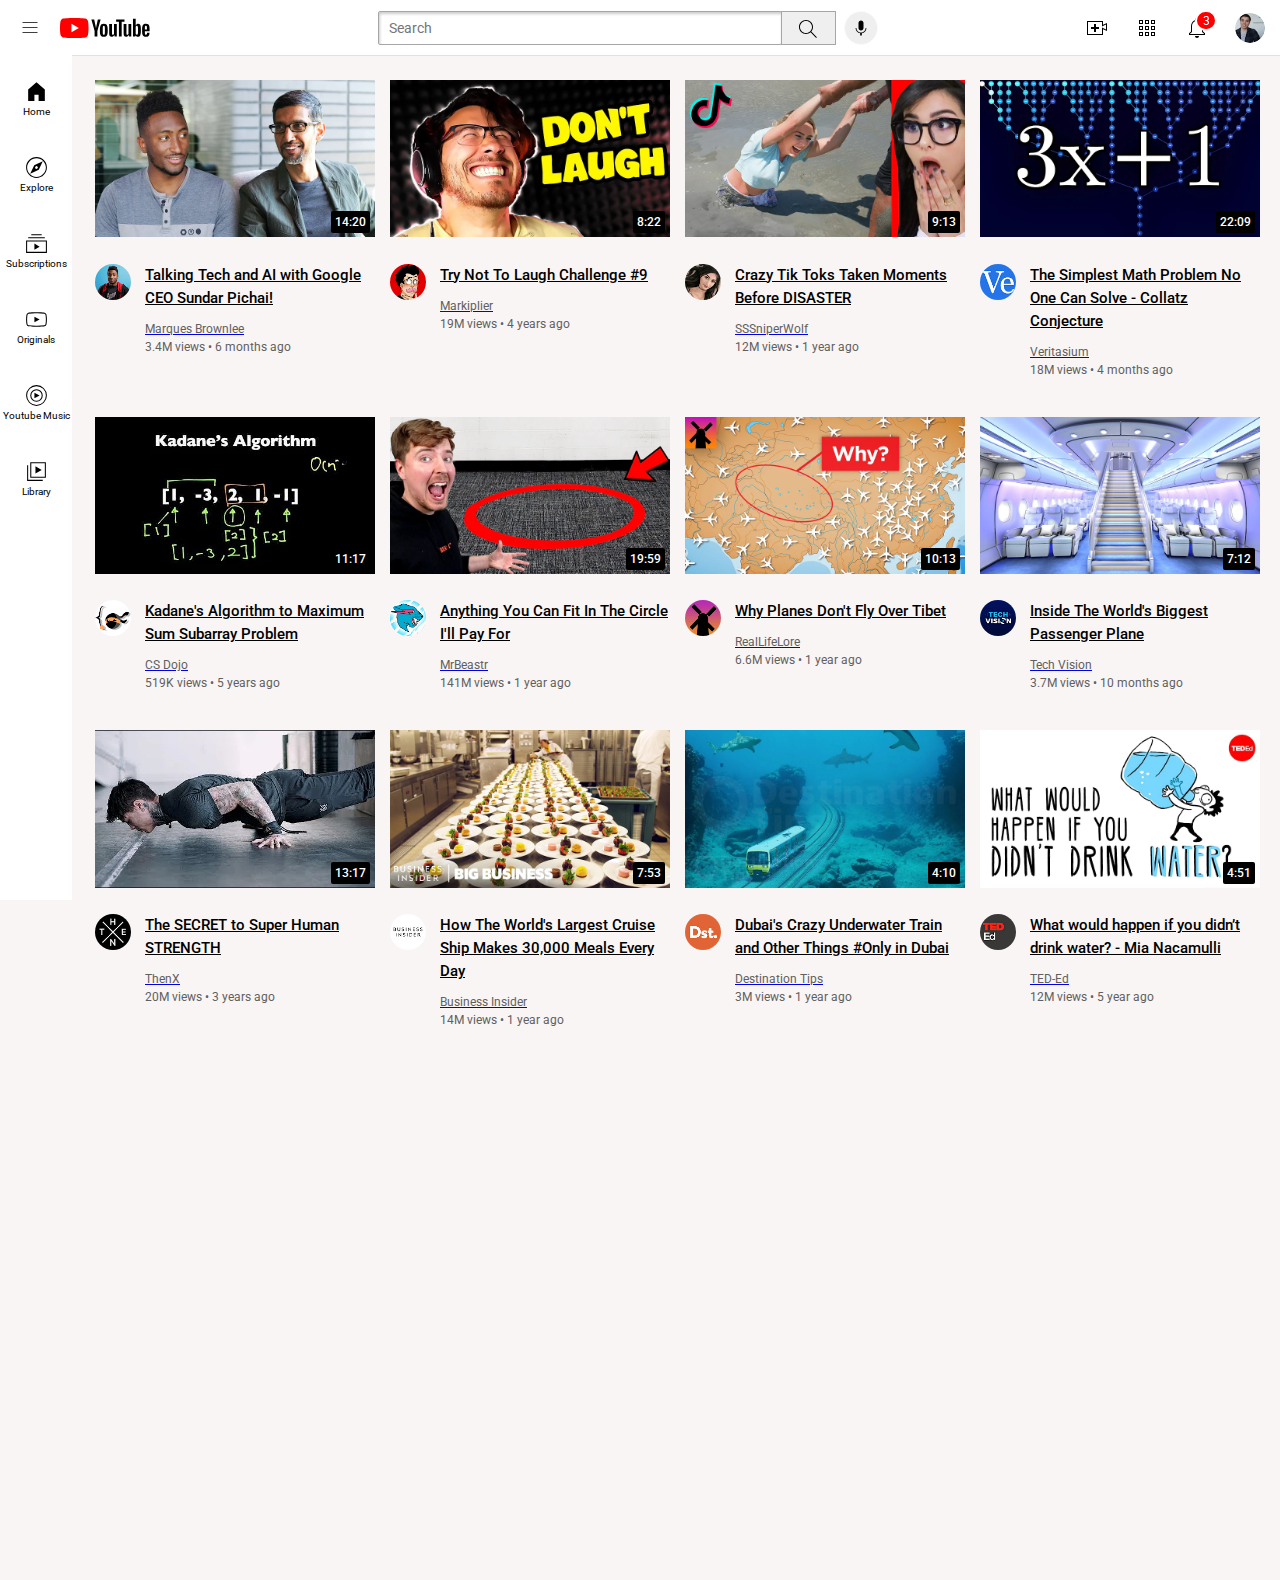
<file: index.html>
<!DOCTYPE html>
<html>
    <head>
        <title>Project Youtube</title>

        <link rel="preconnect" href="https://fonts.googleapis.com">
        <link rel="preconnect" href="https://fonts.gstatic.com" crossorigin>
        <link href="https://fonts.googleapis.com/css2?family=Roboto:wght@400;500;700&display=swap" rel="stylesheet">

        <link rel="stylesheet" href="youtube styles\video.css">
        <link rel="stylesheet" href="youtube styles\header.css">
        <link rel="stylesheet" href="youtube styles\sidebar.css">
        <link rel="stylesheet" href="youtube styles\general.css">
        
    </head>

    <body>
        <div class="header">
            <div class="left-section">
                <img class="hamburger-menu" src="icons\hamburger-menu.svg" alt="menu_icon">
                <img class="youtube-logo" src="icons\youtube-logo.svg" alt="menu_icon">
            </div>

            <div class="middle-section">
                <input class="search-bar" type="text" placeholder="Search">
                
                <button class="search-button">
                    <img class="search-icon" src="icons\search.svg" alt="menu_icon">
                    <div class="tool-tip">Search</div>
                </button>

                <button class="voice-search-button">
                    <img class="voice-search-icon" src="icons\voice-search-icon.svg" alt="menu_icon">
                    <div class="tool-tip">Voice search</div>
                </button>
            </div> 

            <div class="right-section">
                <div class="upload-button">
                    <img class="upload" src="icons/upload.svg" alt="upload">
                    <div class="tool-tip">Create</div>
                </div>
                <div class="youtube-apps-button">
                    <img class="youtube-apps" src="icons/youtube-apps.svg" alt="apps">
                    <div class="tool-tip">Youtube Apps</div>
                </div>
                <div class="notification-button">
                    <img class="notifications" src="icons/notifications.svg" alt="notification">
                    <div class="notification-number">3</div>
                    <div class="tool-tip">Notifications</div>
                </div>
                <img class="current-user-picture" src="thumbnails/my-channel logo.jpeg" alt="logo">
            </div>
        </div>

        <div class="sidebar">
            <div class="sidebar-link">
                <img src="icons/home.svg" alt="Home">
                <div>Home</div>
            </div>
            <div class="sidebar-link">
                <img src="icons/explore.svg" alt="explore">
                <div>Explore</div>
            </div>
            <div class="sidebar-link">
                <img src="icons/subscriptions.svg" alt="subscriptions">
                <div>Subscriptions</div>
            </div>
            <div class="sidebar-link">
                <img src="icons/originals.svg" alt="originals">
                <div>Originals</div>
            </div>
            <div class="sidebar-link">
                <img src="icons/youtube-music.svg" alt="music">
                <div>Youtube Music</div>
            </div>
            <div class="sidebar-link">
                <img src="icons/library.svg" alt="Library">
                <div>Library</div>
            </div>
        </div>
        
        <div class="video-grid">
            <div>
                <div class="thumbnail_row" >
                    <a href="https://www.youtube.com/watch?v=n2RNcPRtAiY">
                        <img class="thumbnail" src="thumbnails\thumbnail-1.webp"></a>
                    <div class="video-time">14:20</div>
                </div>
                <div class="video-info-grid">


                    <div class="profile-tooltip">
                        <a href="https://www.youtube.com/c/mkbhd">
                            <img class="profile-picture" src="thumbnails\thumb1-logo.jpeg" alt="channel-profile">
                        </a>
                        <div class="highlighted-profile-frame">
                            <img class="highlighted-profile" src="thumbnails\thumb1-logo.jpeg" alt="Profile picture">
                            <div class="highlighted-profile-discription">
                                <div>
                                    Marues Brownlee
                                </div>
                                <div class="hightlight-profile-views">
                                    15M subscribers
                                </div>
                            </div>
                        </div>
                    </div>

                    
                    <div>
                        <a class="text-link" href="https://www.youtube.com/watch?v=n2RNcPRtAiY">
                            <P class="video_name">Talking Tech and AI with Google CEO Sundar Pichai!</P></a>
                        <a href="https://www.youtube.com/c/mkbhd">
                            <P class="video_author">Marques Brownlee</P>
                        </a>
                        <P class="video_status">3.4M views &#x2022; 6 months ago</P>
                    </div>
                </div>            
            </div>
    
            <div>
                <div class="thumbnail_row" >
                    <a href="https://www.youtube.com/watch?v=mP0RAo9SKZk">
                        <img class="thumbnail" src="thumbnails\thumbnail-2.webp">
                    </a>
                    <div class="video-time">8:22</div>
                </div>
                <div class="video-info-grid">
                    
                    <div>
                        <a href="https://www.youtube.com/c/markiplier">                        
                            <img class="profile-picture" src="thumbnails/thumb2-logo.jpeg" alt="channel-profile">
                        </a>
                    </div>
                    <div>
                        <a class="text-link" href="https://www.youtube.com/watch?v=mP0RAo9SKZk">
                            <P class="video_name">Try Not To Laugh Challenge #9</P>
                        </a>
                        <a href="https://www.youtube.com/c/markiplier">
                            <P class="video_author">Markiplier</P>
                        </a>
                        <P class="video_status">19M views &#x2022; 4 years ago</P>
                    </div>
                </div>            
            </div>

            <div>
                <div class="thumbnail_row" >
                    <a href="https://www.youtube.com/watch?v=FgjPQQeTh1w">
                        <img class="thumbnail" src="thumbnails\thumbnail-3.webp">
                    </a>
                    <div class="video-time">9:13</div>
                </div>
                <div class="video-info-grid">
                    <div>
                        <a href="https://www.youtube.com/user/SSSniperWolf">
                            <img class="profile-picture" src="thumbnails\thumb3-logo.jpeg" alt="channel-profile">
                        </a>
                    </div>
                    <div>
                        <a class="text-link" href="https://www.youtube.com/watch?v=FgjPQQeTh1w">
                            <P class="video_name">Crazy Tik Toks Taken Moments Before DISASTER</P>
                        </a>
                        <a href="https://www.youtube.com/user/SSSniperWolf">
                            <P class="video_author">SSSniperWolf</P>
                        </a>
                        <P class="video_status">12M views &#x2022; 1 year ago</P>
                    </div>
                </div>            
            </div>
    
            <div class="vid-preview" >
                <div class="thumbnail_row" >
                    <a href="https://www.youtube.com/watch?v=094y1Z2wpJg">
                        <img class="thumbnail" src="thumbnails\thumbnail-4.webp">
                    </a>
                    <div class="video-time">22:09</div>
                </div>
                <div class="video-info-grid">
                    <div>
                        <a href="https://www.youtube.com/c/veritasium">
                            <img class="profile-picture" src="thumbnails/thumb4-logo.jpeg" alt="channel-profile">
                        </a>
                    </div>
                    <div>
                        <a class="text-link" href="https://www.youtube.com/watch?v=094y1Z2wpJg">
                            <P class="video_name">The Simplest Math Problem No One Can Solve - Collatz Conjecture</P>
                        </a>
                        <a href="https://www.youtube.com/c/veritasium">
                            <P class="video_author">Veritasium</P>
                        </a>
                        <P class="video_status">18M views &#x2022; 4 months ago</P>
                    </div>
                </div>            
            </div>

            <div class="vid-preview" >
                <div class="thumbnail_row" >
                    <a href="https://www.youtube.com/watch?v=86CQq3pKSUw">
                      <img class="thumbnail" src="thumbnails\thumbnail-5.webp">
                    </a>
                    <div class="video-time">11:17</div>
                </div>
                <div class="video-info-grid">
                    <div>
                        <a href="https://www.youtube.com/c/CSDojo">
                            <img class="profile-picture" src="thumbnails\thumb5-logo.jpeg" alt="channel-profile">
                        </a>
                    </div>
                    <div>
                        <a class="text-link" href="https://www.youtube.com/watch?v=86CQq3pKSUw">
                            <P class="video_name">Kadane's Algorithm to Maximum Sum Subarray Problem</P>
                        </a>
                        <a href="https://www.youtube.com/c/CSDojo">
                            <P class="video_author">CS Dojo</P>
                        </a>
                        <P class="video_status">519K views &#x2022; 5 years ago</P>
                    </div>
                </div>            
            </div>
    
            <div class="vid-preview" >
                <div class="thumbnail_row" >
                    <a href="https://www.youtube.com/watch?v=yXWw0_UfSFg">
                        <img class="thumbnail" src="thumbnails\thumbnail-6.webp">
                    </a>
                    <div class="video-time">19:59</div>
                </div>
                <div class="video-info-grid">
                    <div>
                        <a href="https://www.youtube.com/channel/UCX6OQ3DkcsbYNE6H8uQQuVA">
                            <img class="profile-picture" src="thumbnails/thumb6-logo.jpeg" alt="channel-profile">
                        </a>
                    </div>
                    <div>
                        <a class="text-link" href="https://www.youtube.com/watch?v=yXWw0_UfSFg">
                            <P class="video_name">Anything You Can Fit In The Circle I'll Pay For</P>
                        </a>
                        <a href="https://www.youtube.com/channel/UCX6OQ3DkcsbYNE6H8uQQuVA">
                            <P class="video_author">MrBeastr</P>
                        </a>                        
                        <P class="video_status">141M views &#x2022; 1 year ago</P>
                    </div>
                </div>            
            </div>

            <div class="vid-preview" >
                <div class="thumbnail_row" >
                    <a href="https://www.youtube.com/watch?v=yXWw0_UfSFg">
                        <img class="thumbnail" src="thumbnails\thumbnail-7.webp">
                    </a>
                    <div class="video-time">10:13</div>
                </div>
                <div class="video-info-grid">
                    <div>
                        <a href="https://www.youtube.com/channel/UCX6OQ3DkcsbYNE6H8uQQuVA">
                            <img class="profile-picture" src="thumbnails/thumb7-logo.jpeg" alt="channel-profile">
                        </a>
                    </div>
                    <div>
                        <a class="text-link" href="https://www.youtube.com/watch?v=yXWw0_UfSFg">
                            <P class="video_name">Why Planes Don't Fly Over Tibet</P>
                        </a>
                        <a href="https://www.youtube.com/channel/UCX6OQ3DkcsbYNE6H8uQQuVA">
                            <P class="video_author">RealLifeLore</P>
                        </a>                        
                        <P class="video_status">6.6M views &#x2022; 1 year ago</P>
                    </div>
                </div>            
            </div>

            <div class="vid-preview" >
                <div class="thumbnail_row" >
                    <a href="https://www.youtube.com/watch?v=yXWw0_UfSFg">
                        <img class="thumbnail" src="thumbnails\thumbnail-8.webp">
                    </a>
                    <div class="video-time">7:12</div>
                </div>
                <div class="video-info-grid">
                    <div>
                        <a href="https://www.youtube.com/channel/UCX6OQ3DkcsbYNE6H8uQQuVA">
                            <img class="profile-picture" src="thumbnails/thumb8-logo.jpeg" alt="channel-profile">
                        </a>
                    </div>
                    <div>
                        <a class="text-link" href="https://www.youtube.com/watch?v=yXWw0_UfSFg">
                            <P class="video_name">Inside The World's Biggest Passenger Plane</P>
                        </a>
                        <a href="https://www.youtube.com/channel/UCX6OQ3DkcsbYNE6H8uQQuVA">
                            <P class="video_author">Tech Vision</P>
                        </a>                        
                        <P class="video_status">3.7M views &#x2022; 10 months ago</P>
                    </div>
                </div>            
            </div>

            <div class="vid-preview" >
                <div class="thumbnail_row" >
                    <a href="https://www.youtube.com/watch?v=yXWw0_UfSFg">
                        <img class="thumbnail" src="thumbnails\thumbnail-9.webp">
                    </a>
                    <div class="video-time">13:17</div>
                </div>
                <div class="video-info-grid">
                    <div>
                        <a href="https://www.youtube.com/channel/UCX6OQ3DkcsbYNE6H8uQQuVA">
                            <img class="profile-picture" src="thumbnails/thumb9-logo.jpeg" alt="channel-profile">
                        </a>
                    </div>
                    <div>
                        <a class="text-link" href="https://www.youtube.com/watch?v=yXWw0_UfSFg">
                            <P class="video_name">The SECRET to Super Human STRENGTH</P>
                        </a>
                        <a href="https://www.youtube.com/channel/UCX6OQ3DkcsbYNE6H8uQQuVA">
                            <P class="video_author">ThenX</P>
                        </a>                        
                        <P class="video_status">20M views &#x2022; 3 years ago</P>
                    </div>
                </div>            
            </div>

            <div class="vid-preview" >
                <div class="thumbnail_row" >
                    <a href="https://www.youtube.com/watch?v=yXWw0_UfSFg">
                        <img class="thumbnail" src="thumbnails\thumbnail-10.webp">
                    </a>
                    <div class="video-time">7:53</div>
                </div>
                <div class="video-info-grid">
                    <div>
                        <a href="https://www.youtube.com/channel/UCX6OQ3DkcsbYNE6H8uQQuVA">
                            <img class="profile-picture" src="thumbnails/thumb10-logo.jpeg" alt="channel-profile">
                        </a>
                    </div>
                    <div>
                        <a class="text-link" href="https://www.youtube.com/watch?v=yXWw0_UfSFg">
                            <P class="video_name">How The World's Largest Cruise Ship Makes 30,000 Meals Every Day</P>
                        </a>
                        <a href="https://www.youtube.com/channel/UCX6OQ3DkcsbYNE6H8uQQuVA">
                            <P class="video_author">Business Insider</P>
                        </a>                        
                        <P class="video_status">14M views &#x2022; 1 year ago</P>
                    </div>
                </div>            
            </div>

            <div class="vid-preview" >
                <div class="thumbnail_row" >
                    <a href="https://www.youtube.com/watch?v=yXWw0_UfSFg">
                        <img class="thumbnail" src="thumbnails\thumbnail-11.webp">
                    </a>
                    <div class="video-time">4:10</div>
                </div>
                <div class="video-info-grid">
                    <div>
                        <a href="https://www.youtube.com/channel/UCX6OQ3DkcsbYNE6H8uQQuVA">
                            <img class="profile-picture" src="thumbnails/thumb11-logo.jpeg" alt="channel-profile">
                        </a>
                    </div>
                    <div>
                        <a class="text-link" href="https://www.youtube.com/watch?v=yXWw0_UfSFg">
                            <P class="video_name">Dubai's Crazy Underwater Train and Other Things #Only in Dubai</P>
                        </a>
                        <a href="https://www.youtube.com/channel/UCX6OQ3DkcsbYNE6H8uQQuVA">
                            <P class="video_author">Destination Tips</P>
                        </a>                        
                        <P class="video_status">3M views &#x2022; 1 year ago</P>
                    </div>
                </div>            
            </div>

            <div class="vid-preview" >
                <div class="thumbnail_row" >
                    <a href="https://www.youtube.com/watch?v=yXWw0_UfSFg">
                        <img class="thumbnail" src="thumbnails\thumbnail-12.webp">
                    </a>
                    <div class="video-time">4:51</div>
                </div>
                <div class="video-info-grid">
                    <div>
                        <a href="https://www.youtube.com/channel/UCX6OQ3DkcsbYNE6H8uQQuVA">
                            <img class="profile-picture" src="thumbnails/thumb12-logo.jpeg" alt="channel-profile">
                        </a>
                    </div>
                    <div>
                        <a class="text-link" href="https://www.youtube.com/watch?v=yXWw0_UfSFg">
                            <P class="video_name">What would happen if you didn’t drink water? - Mia Nacamulli</P>
                        </a>
                        <a href="https://www.youtube.com/channel/UCX6OQ3DkcsbYNE6H8uQQuVA">
                            <P class="video_author">TED-Ed</P>
                        </a>                        
                        <P class="video_status">12M views &#x2022; 5 year ago</P>
                    </div>
                </div>            
            </div>
        </div>
    </body>
</html>
</file>
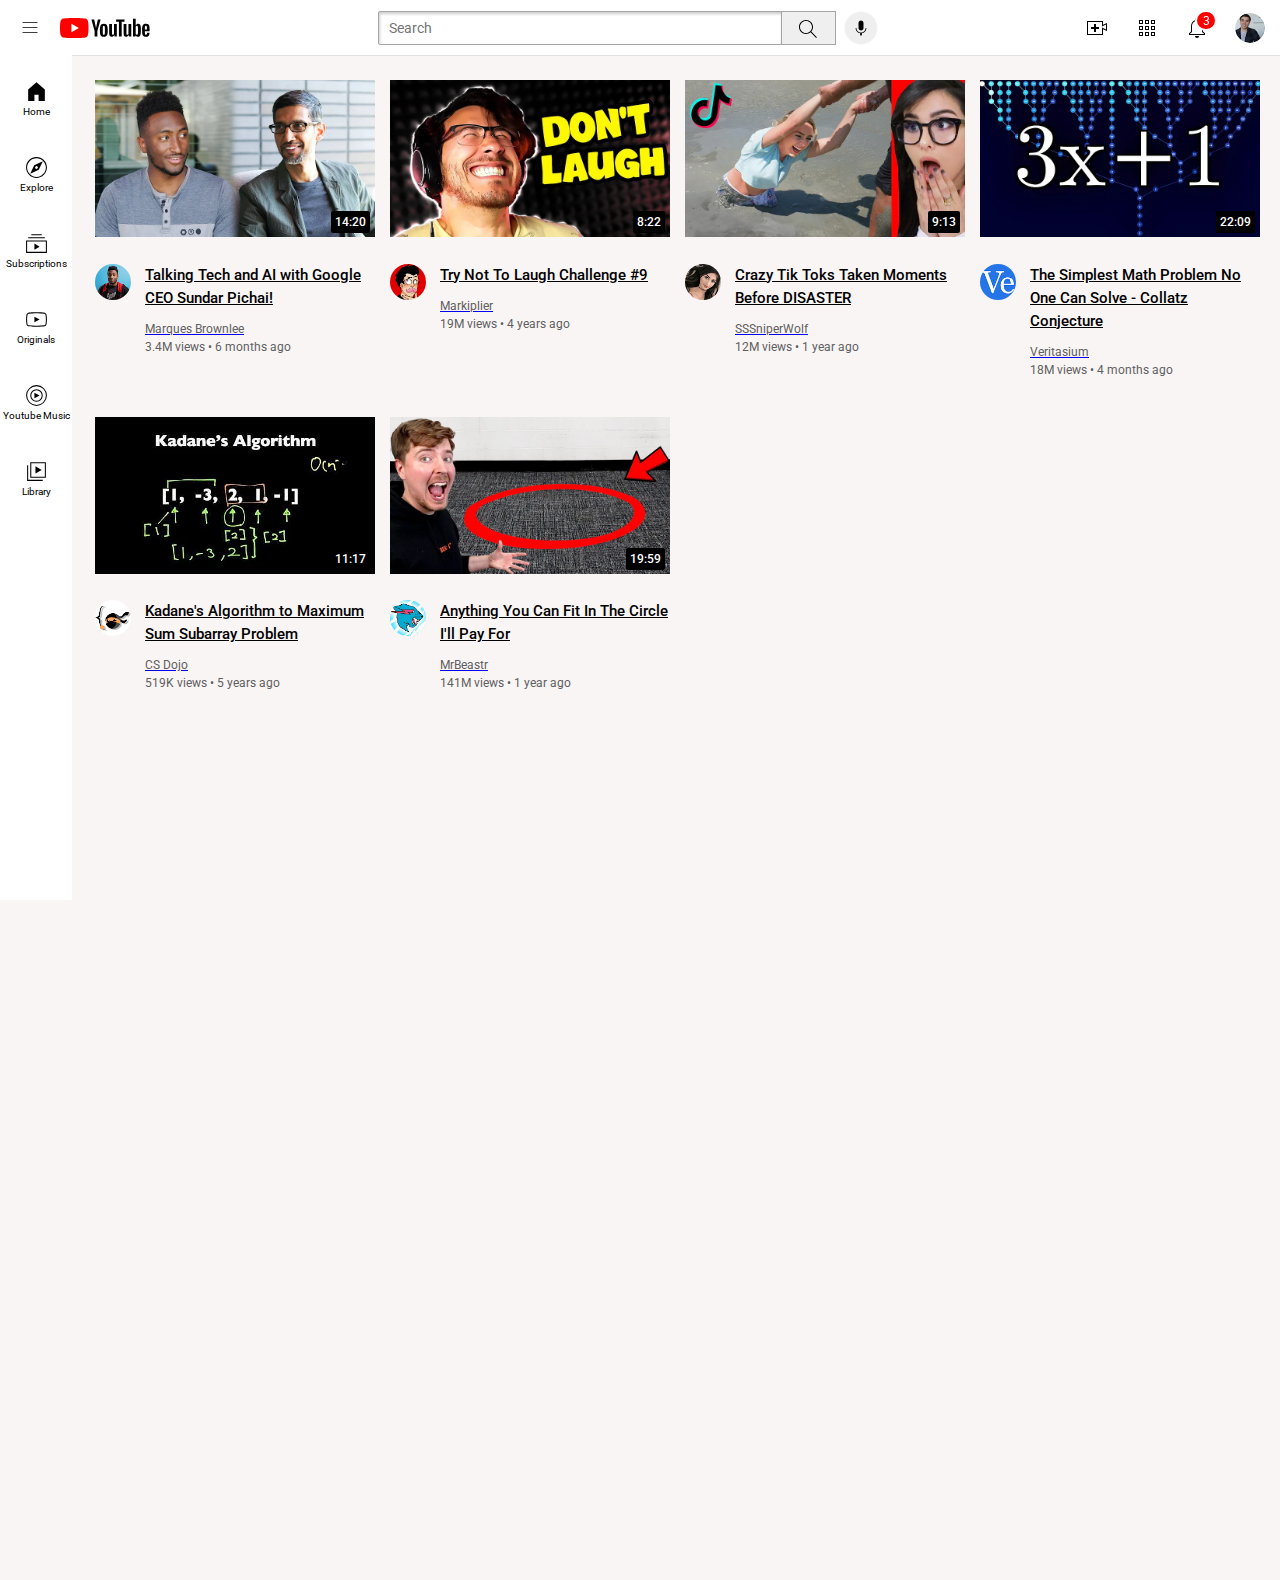
<file: youtube.html>
<!DOCTYPE html>
<html>
    <head>
        <title>Project Youtube</title>

        <link rel="preconnect" href="https://fonts.googleapis.com">
        <link rel="preconnect" href="https://fonts.gstatic.com" crossorigin>
        <link href="https://fonts.googleapis.com/css2?family=Roboto:wght@400;500;700&display=swap" rel="stylesheet">

        <link rel="stylesheet" href="youtube styles\video.css">
        <link rel="stylesheet" href="youtube styles\header.css">
        <link rel="stylesheet" href="youtube styles\sidebar.css">
        <link rel="stylesheet" href="youtube styles\general.css">
        
    </head>

    <body>
        <div class="header">
            <div class="left-section">
                <img class="hamburger-menu" src="icons\hamburger-menu.svg" alt="menu_icon">
                <img class="youtube-logo" src="icons\youtube-logo.svg" alt="menu_icon">
            </div>

            <div class="middle-section">
                <input class="search-bar" type="text" placeholder="Search">
                
                <button class="search-button">
                    <img class="search-icon" src="icons\search.svg" alt="menu_icon">
                    <div class="tool-tip">Search</div>
                </button>

                <button class="voice-search-button">
                    <img class="voice-search-icon" src="icons\voice-search-icon.svg" alt="menu_icon">
                    <div class="tool-tip">Voice search</div>
                </button>
            </div> 

            <div class="right-section">
                <div class="upload-button">
                    <img class="upload" src="icons/upload.svg" alt="upload">
                    <div class="tool-tip">Create</div>
                </div>
                <div class="youtube-apps-button">
                    <img class="youtube-apps" src="icons/youtube-apps.svg" alt="apps">
                    <div class="tool-tip">Youtube Apps</div>
                </div>
                <div class="notification-button">
                    <img class="notifications" src="icons/notifications.svg" alt="notification">
                    <div class="notification-number">3</div>
                    <div class="tool-tip">Notifications</div>
                </div>
                <img class="current-user-picture" src="thumbnails/my-channel logo.jpeg" alt="logo">
            </div>
        </div>

        <div class="sidebar">
            <div class="sidebar-link">
                <img src="icons/home.svg" alt="Home">
                <div>Home</div>
            </div>
            <div class="sidebar-link">
                <img src="icons/explore.svg" alt="explore">
                <div>Explore</div>
            </div>
            <div class="sidebar-link">
                <img src="icons/subscriptions.svg" alt="subscriptions">
                <div>Subscriptions</div>
            </div>
            <div class="sidebar-link">
                <img src="icons/originals.svg" alt="originals">
                <div>Originals</div>
            </div>
            <div class="sidebar-link">
                <img src="icons/youtube-music.svg" alt="music">
                <div>Youtube Music</div>
            </div>
            <div class="sidebar-link">
                <img src="icons/library.svg" alt="Library">
                <div>Library</div>
            </div>
        </div>
        
        <div class="video-grid">
            <div>
                <div class="thumbnail_row" >
                    <a href="https://www.youtube.com/watch?v=n2RNcPRtAiY">
                        <img class="thumbnail" src="thumbnails\thumbnail-1.webp"></a>
                    <div class="video-time">14:20</div>
                </div>
                <div class="video-info-grid">


                    <div class="profile-tooltip">
                        <a href="https://www.youtube.com/c/mkbhd">
                            <img class="profile-picture" src="thumbnails\thumb1-logo.jpeg" alt="channel-profile">
                        </a>
                        <div class="highlighted-profile-frame">
                            <img class="highlighted-profile" src="thumbnails\thumb1-logo.jpeg" alt="Profile picture">
                            <div class="highlighted-profile-discription">
                                <div>
                                    Marues Brownlee
                                </div>
                                <div class="hightlight-profile-views">
                                    15M subscribers
                                </div>
                            </div>
                        </div>
                    </div>

                    
                    <div>
                        <a class="text-link" href="https://www.youtube.com/watch?v=n2RNcPRtAiY">
                            <P class="video_name">Talking Tech and AI with Google CEO Sundar Pichai!</P></a>
                        <a href="https://www.youtube.com/c/mkbhd">
                            <P class="video_author">Marques Brownlee</P>
                        </a>
                        <P class="video_status">3.4M views &#x2022; 6 months ago</P>
                    </div>
                </div>            
            </div>
    
            <div>
                <div class="thumbnail_row" >
                    <a href="https://www.youtube.com/watch?v=mP0RAo9SKZk">
                        <img class="thumbnail" src="thumbnails\thumbnail-2.webp">
                    </a>
                    <div class="video-time">8:22</div>
                </div>
                <div class="video-info-grid">
                    
                    <div>
                        <a href="https://www.youtube.com/c/markiplier">                        
                            <img class="profile-picture" src="thumbnails/thumb2-logo.jpeg" alt="channel-profile">
                        </a>
                    </div>
                    <div>
                        <a class="text-link" href="https://www.youtube.com/watch?v=mP0RAo9SKZk">
                            <P class="video_name">Try Not To Laugh Challenge #9</P>
                        </a>
                        <a href="https://www.youtube.com/c/markiplier">
                            <P class="video_author">Markiplier</P>
                        </a>
                        <P class="video_status">19M views &#x2022; 4 years ago</P>
                    </div>
                </div>            
            </div>

            <div>
                <div class="thumbnail_row" >
                    <a href="https://www.youtube.com/watch?v=FgjPQQeTh1w">
                        <img class="thumbnail" src="thumbnails\thumbnail-3.webp">
                    </a>
                    <div class="video-time">9:13</div>
                </div>
                <div class="video-info-grid">
                    <div>
                        <a href="https://www.youtube.com/user/SSSniperWolf">
                            <img class="profile-picture" src="thumbnails\thumb3-logo.jpeg" alt="channel-profile">
                        </a>
                    </div>
                    <div>
                        <a class="text-link" href="https://www.youtube.com/watch?v=FgjPQQeTh1w">
                            <P class="video_name">Crazy Tik Toks Taken Moments Before DISASTER</P>
                        </a>
                        <a href="https://www.youtube.com/user/SSSniperWolf">
                            <P class="video_author">SSSniperWolf</P>
                        </a>
                        <P class="video_status">12M views &#x2022; 1 year ago</P>
                    </div>
                </div>            
            </div>
    
            <div class="vid-preview" >
                <div class="thumbnail_row" >
                    <a href="https://www.youtube.com/watch?v=094y1Z2wpJg">
                        <img class="thumbnail" src="thumbnails\thumbnail-4.webp">
                    </a>
                    <div class="video-time">22:09</div>
                </div>
                <div class="video-info-grid">
                    <div>
                        <a href="https://www.youtube.com/c/veritasium">
                            <img class="profile-picture" src="thumbnails/thumb4-logo.jpeg" alt="channel-profile">
                        </a>
                    </div>
                    <div>
                        <a class="text-link" href="https://www.youtube.com/watch?v=094y1Z2wpJg">
                            <P class="video_name">The Simplest Math Problem No One Can Solve - Collatz Conjecture</P>
                        </a>
                        <a href="https://www.youtube.com/c/veritasium">
                            <P class="video_author">Veritasium</P>
                        </a>
                        <P class="video_status">18M views &#x2022; 4 months ago</P>
                    </div>
                </div>            
            </div>

            <div class="vid-preview" >
                <div class="thumbnail_row" >
                    <a href="https://www.youtube.com/watch?v=86CQq3pKSUw">
                      <img class="thumbnail" src="thumbnails\thumbnail-5.webp">
                    </a>
                    <div class="video-time">11:17</div>
                </div>
                <div class="video-info-grid">
                    <div>
                        <a href="https://www.youtube.com/c/CSDojo">
                            <img class="profile-picture" src="thumbnails\thumb5-logo.jpeg" alt="channel-profile">
                        </a>
                    </div>
                    <div>
                        <a class="text-link" href="https://www.youtube.com/watch?v=86CQq3pKSUw">
                            <P class="video_name">Kadane's Algorithm to Maximum Sum Subarray Problem</P>
                        </a>
                        <a href="https://www.youtube.com/c/CSDojo">
                            <P class="video_author">CS Dojo</P>
                        </a>
                        <P class="video_status">519K views &#x2022; 5 years ago</P>
                    </div>
                </div>            
            </div>
    
            <div class="vid-preview" >
                <div class="thumbnail_row" >
                    <a href="https://www.youtube.com/watch?v=yXWw0_UfSFg">
                        <img class="thumbnail" src="thumbnails\thumbnail-6.webp">
                    </a>
                    <div class="video-time">19:59</div>
                </div>
                <div class="video-info-grid">
                    <div>
                        <a href="https://www.youtube.com/channel/UCX6OQ3DkcsbYNE6H8uQQuVA">
                            <img class="profile-picture" src="thumbnails/thumb6-logo.jpeg" alt="channel-profile">
                        </a>
                    </div>
                    <div>
                        <a class="text-link" href="https://www.youtube.com/watch?v=yXWw0_UfSFg">
                            <P class="video_name">Anything You Can Fit In The Circle I'll Pay For</P>
                        </a>
                        <a href="https://www.youtube.com/channel/UCX6OQ3DkcsbYNE6H8uQQuVA">
                            <P class="video_author">MrBeastr</P>
                        </a>                        
                        <P class="video_status">141M views &#x2022; 1 year ago</P>
                    </div>
                </div>            
            </div>
        </div>
    </body>
</html>
</file>
